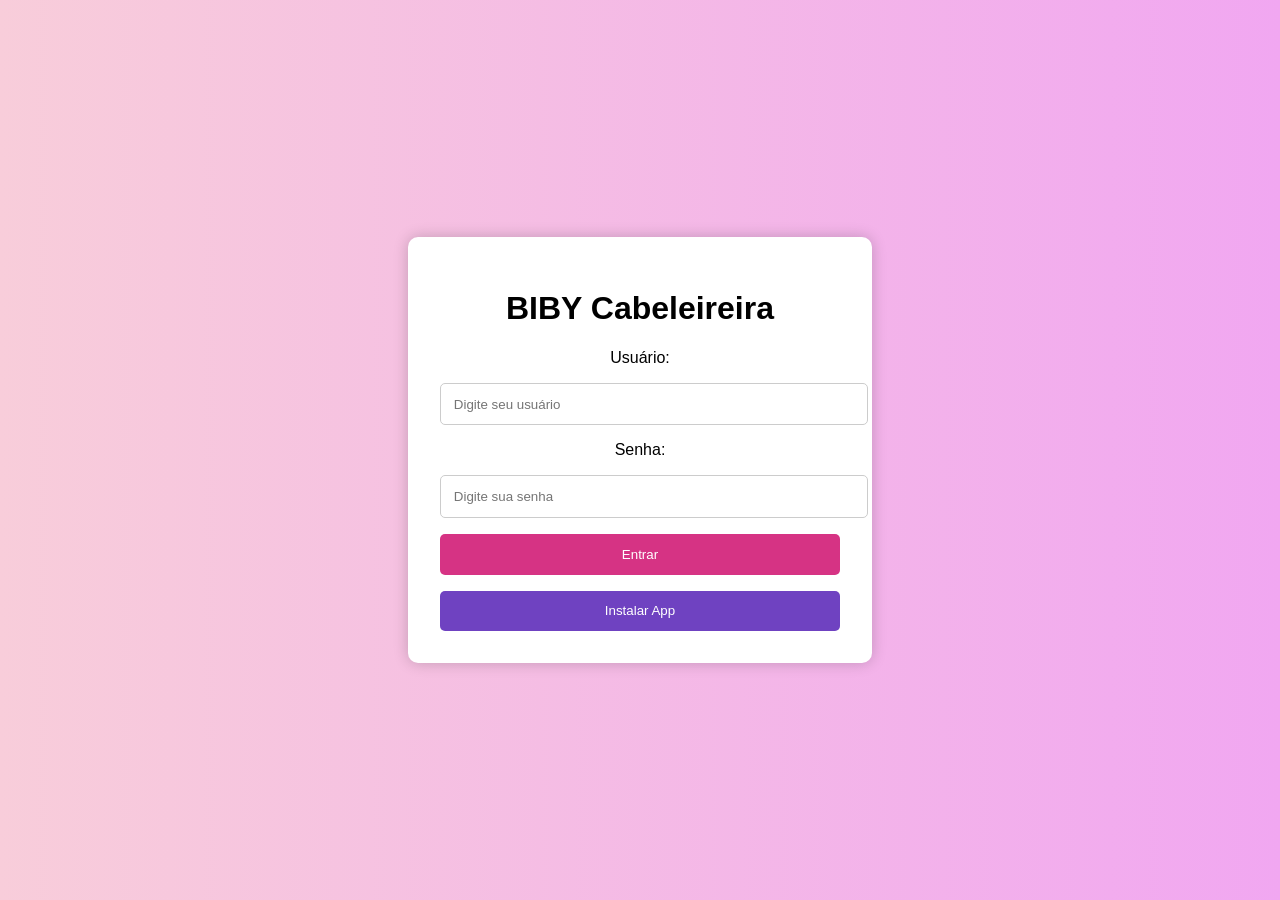
<file: index.html>
<!DOCTYPE html>
<html lang="pt-BR">
<head>
  <meta charset="UTF-8">
  <title>BIBY Cabeleireira</title>
  <link rel="manifest" href="manifest.json">
  <link rel="stylesheet" href="style.css">
  <script src="script.js" defer></script>
</head>
<body>
  <div class="login-container">
    <h1>BIBY Cabeleireira</h1>
    <form id="loginForm">
      <label for="username">Usuário:</label>
      <input type="text" id="username" name="username" placeholder="Digite seu usuário" required>

      <label for="password">Senha:</label>
      <input type="password" id="password" name="password" placeholder="Digite sua senha" required>

      <button type="submit">Entrar</button>
    </form>

    <!-- Botão para instalar o PWA -->
    <button id="installBtn">Instalar App</button>
  </div>

  <!-- Importa o script -->
  <script src="script.js" defer></script>
</body>
</html>
</file>
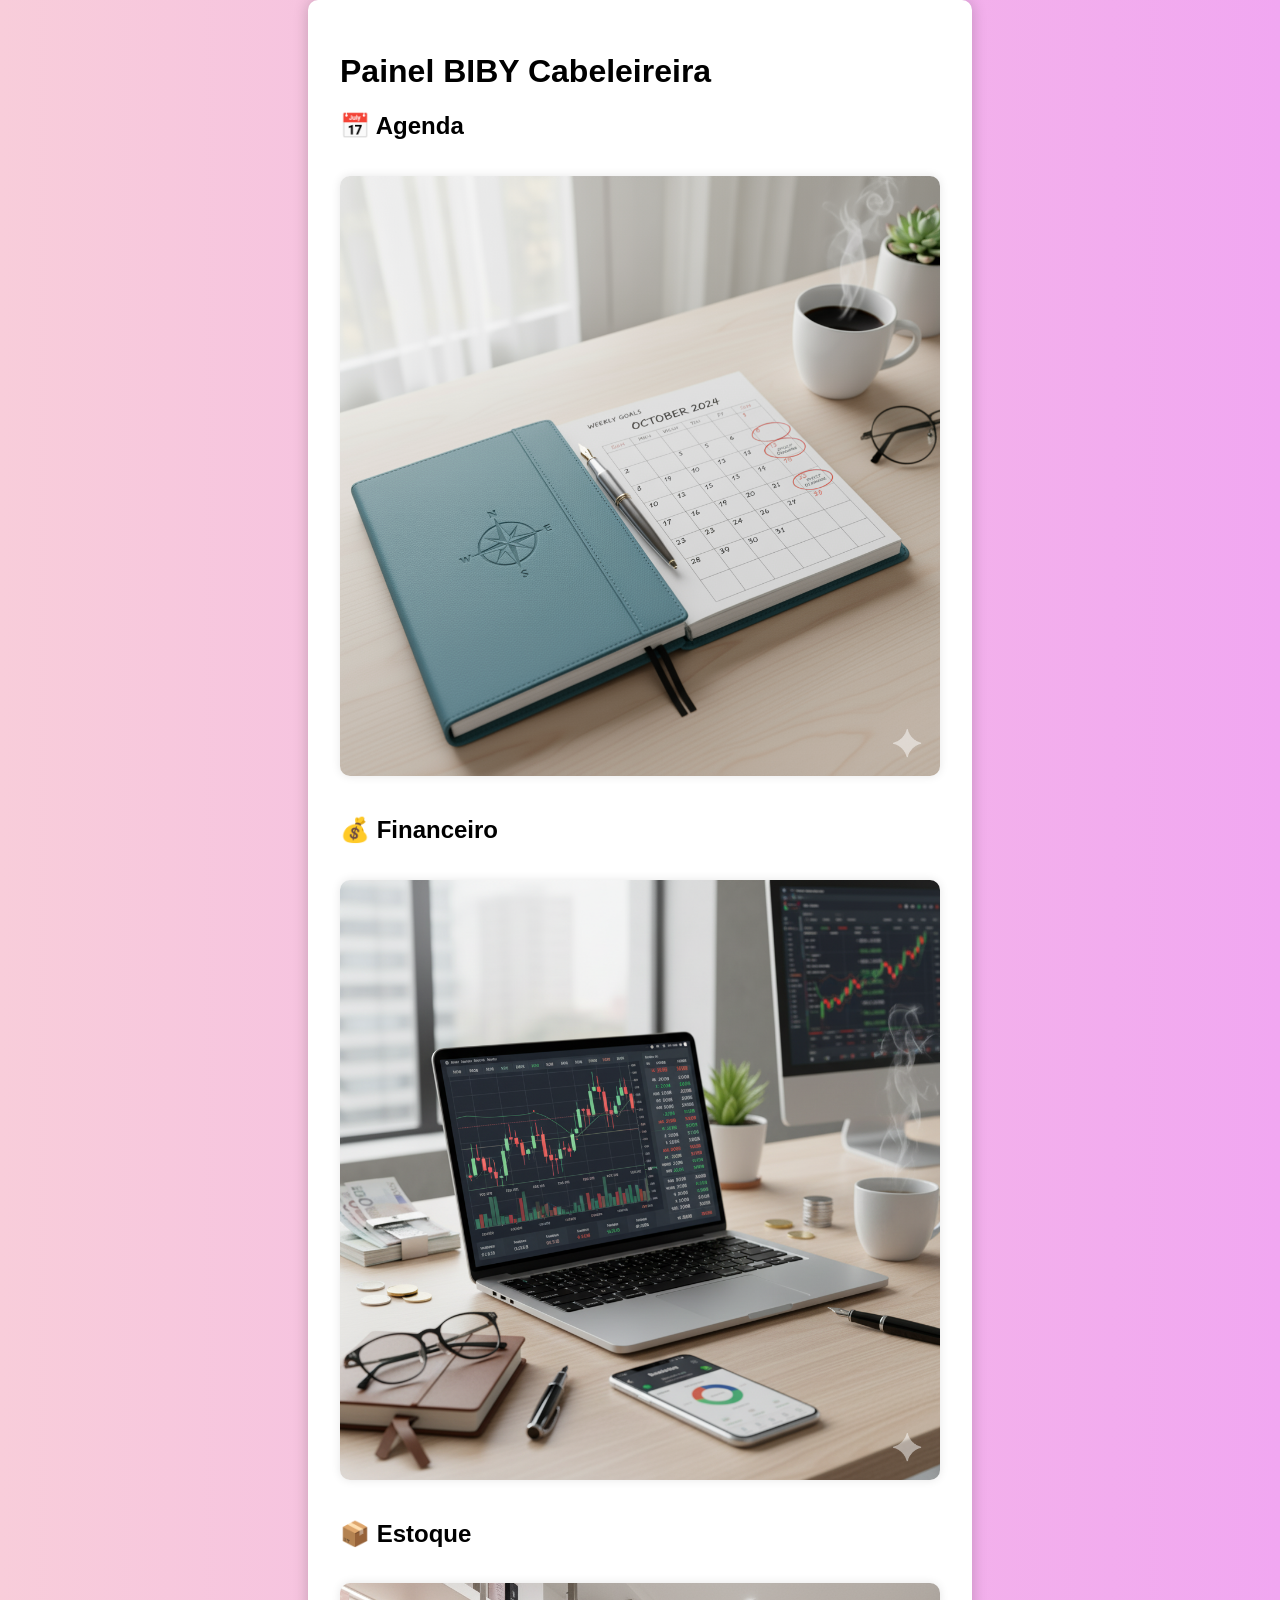
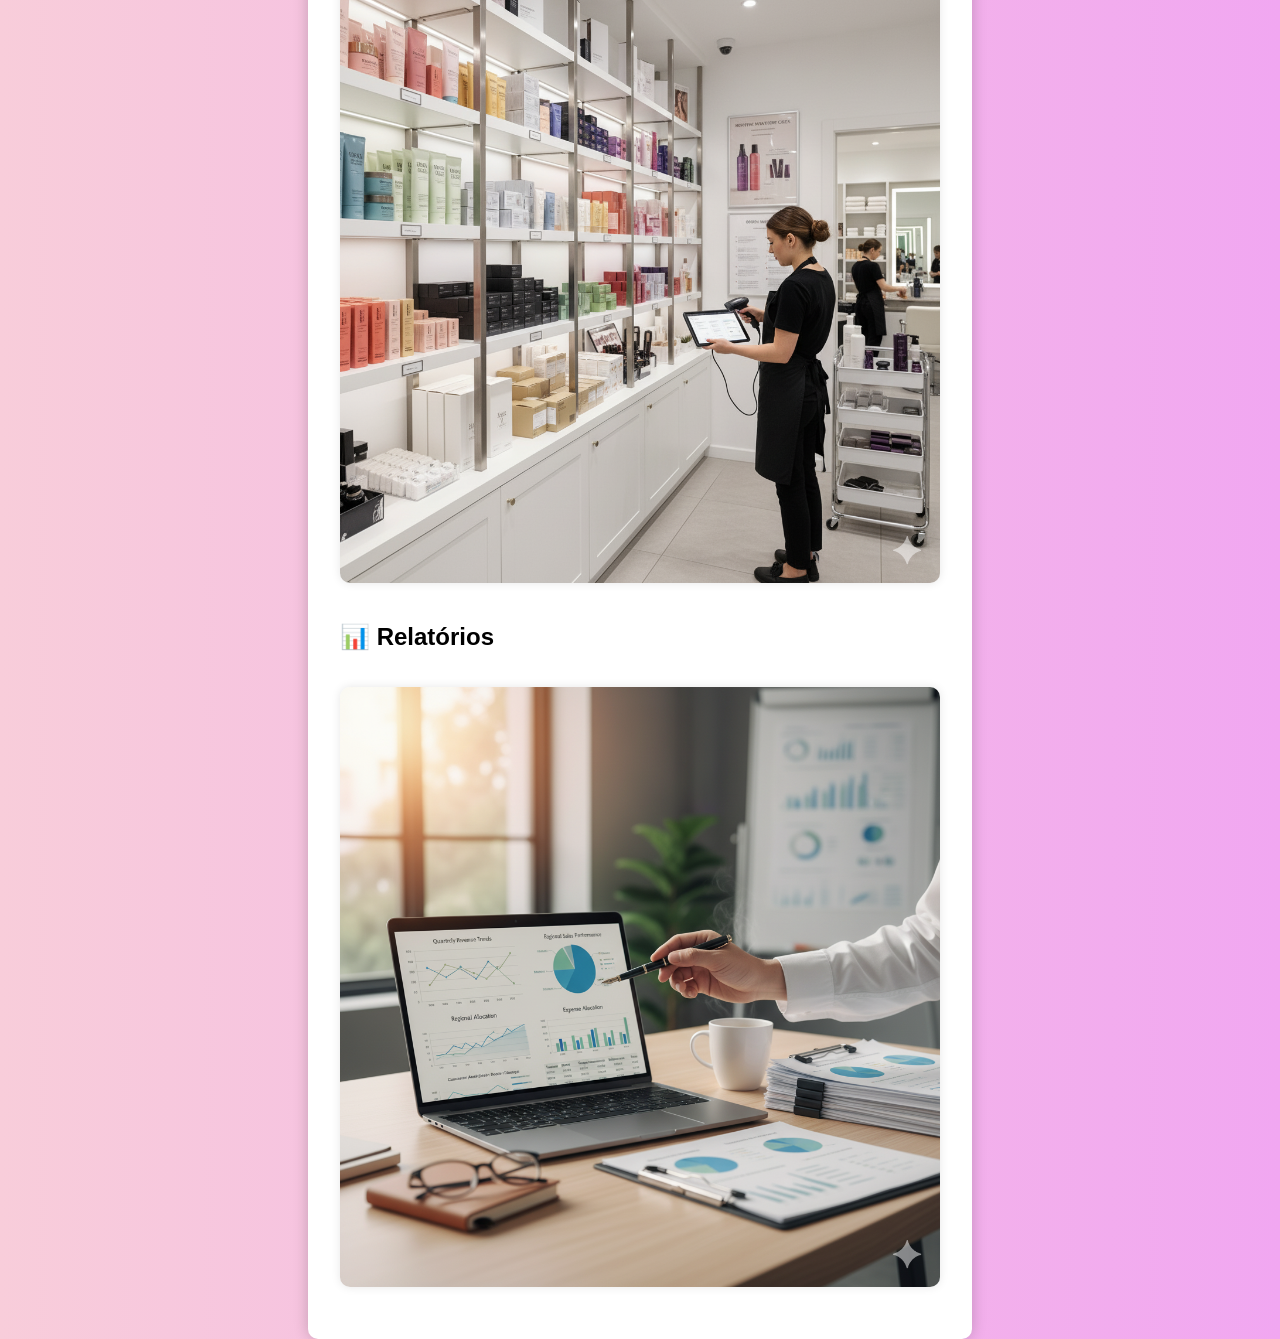
<file: dashboard.html>
<!DOCTYPE html>
<html lang="pt-BR">
<head>
  <meta charset="UTF-8" />
  <meta name="viewport" content="width=device-width, initial-scale=1.0" />
  <title>Painel BIBY</title>
  <link rel="stylesheet" href="style.css" />
</head>
<body>
  <div class="dashboard-container">
    <h1>Painel BIBY Cabeleireira</h1>

    <div class="painel-grid">
     <div class="painel-card" onclick="window.location.href='agendamento.html'">
  <h2>📅 Agenda</h2>
  <img src="agenda.png" alt="Agenda" class="painel-imagem" />
</div>

      <div class="painel-card">
        <div class="painel-card" onclick="window.location.href='financeiro.html'">
        <h2>💰 Financeiro</h2>
        <img src="financeiro.png" alt="Financeiro" class="painel-imagem" />
        
      </div>

      <div class="painel-card">
        <div class="painel-card" onclick="window.location.href='estoque.html'">
        <h2>📦 Estoque</h2>
        <img src="estoque.png" alt="Estoque" class="painel-imagem" />
        
      </div>

      <div class="painel-card">
        <div class="painel-card" onclick="window.location.href='relatorio.html'">
        <h2>📊 Relatórios</h2>
        <img src="relatorio.png" alt="Relatório" class="painel-imagem" />
        
      </div>
    </div>
  </div>
</body>
</html>
</file>
<file: style.css>
body {
  margin: 0;
  font-family: 'Segoe UI', sans-serif;
  background: linear-gradient(to right, #f8cdda, #f1a7f1);
  display: flex;
  justify-content: center;
  align-items: center;
  height: 100vh;
}

.login-container {
  background: white;
  padding: 2rem;
  border-radius: 10px;
  box-shadow: 0 0 15px rgba(0,0,0,0.2);
  width: 90%;
  max-width: 400px;
  text-align: center;
}

input {
  display: block;
  width: 100%;
  margin: 1rem 0;
  padding: 0.8rem;
  border: 1px solid #ccc;
  border-radius: 5px;
}

button {
  background-color: #d63384;
  color: white;
  border: none;
  padding: 0.8rem;
  border-radius: 5px;
  cursor: pointer;
  width: 100%;
}

button:hover {
  background-color: #c2185b;
}

#installBtn {
  margin-top: 1rem;
  background-color: #6f42c1;
  color: white;
  border: none;
  padding: 0.8rem;
  border-radius: 5px;
  cursor: pointer;
  width: 100%;
}

#installBtn:hover {
  background-color: #5a32a3;
}
.dashboard-container {
  padding: 2rem;
  max-width: 800px;
  margin: auto;
  background: white;
  border-radius: 10px;
  box-shadow: 0 0 15px rgba(0,0,0,0.2);
}

.menu {
  display: flex;
  justify-content: space-around;
  margin-bottom: 2rem;
}

.menu button {
  padding: 0.8rem 1.2rem;
  background-color: #d63384;
  color: white;
  border: none;
  border-radius: 5px;
  cursor: pointer;
}

.menu button:hover {
  background-color: #c2185b;
}

.section {
  display: none;
}

.section:first-child {
  display: block;
}

.painel-imagem {
  width: 100%;
  max-width: 600px;
  height: auto;
  margin-bottom: 1rem;
  border-radius: 10px;
  box-shadow: 0 0 10px rgba(0,0,0,0.1);
}

.dashboard-container {
  padding: 2rem;
  max-width: 900px;
  margin: auto;
  background: white;
  border-radius: 10px;
  box-shadow: 0 0 15px rgba(0,0,0,0.2);
}

.painel-bloco {
  margin-bottom: 3rem;
  text-align: center;
}

.painel-imagem {
  width: 100%;
  max-width: 600px;
  height: auto;
  margin: 1rem 0;
  border-radius: 10px;
  box-shadow: 0 0 10px rgba(0,0,0,0.1);
}
</file>
